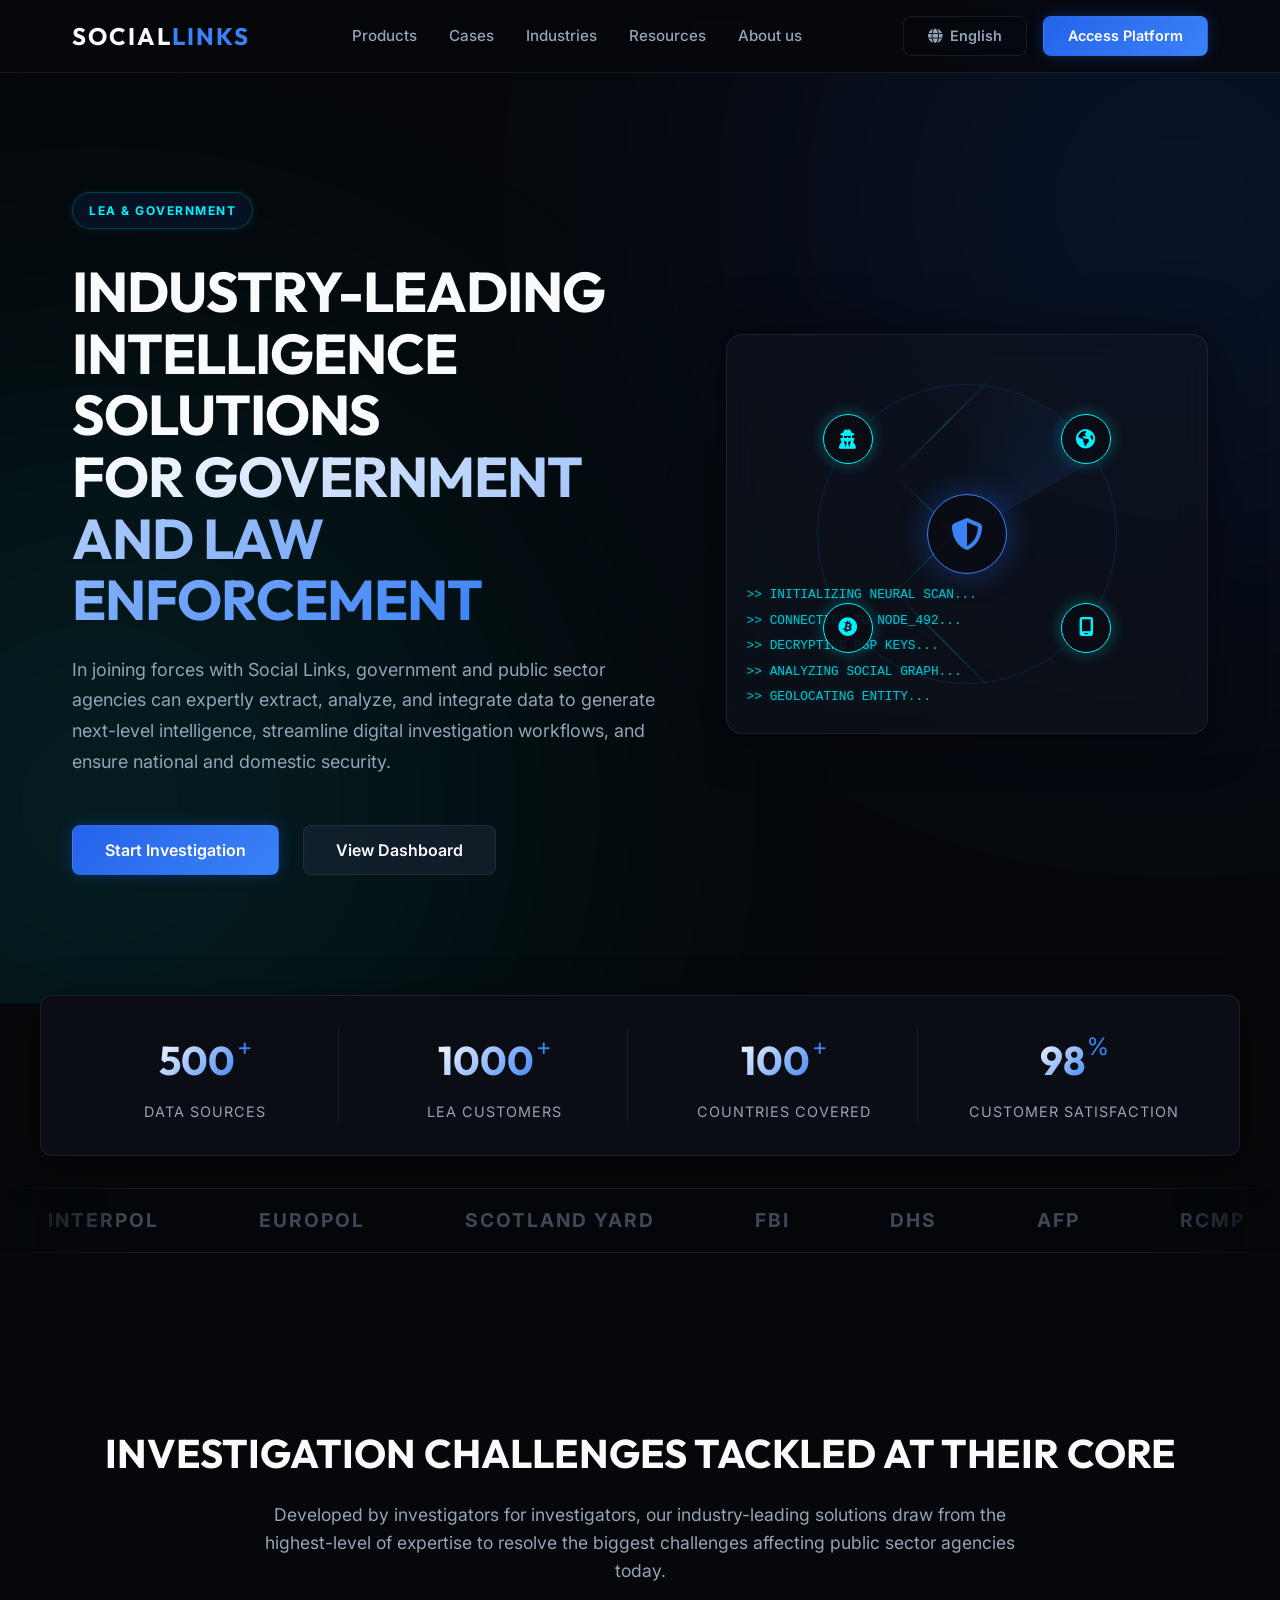
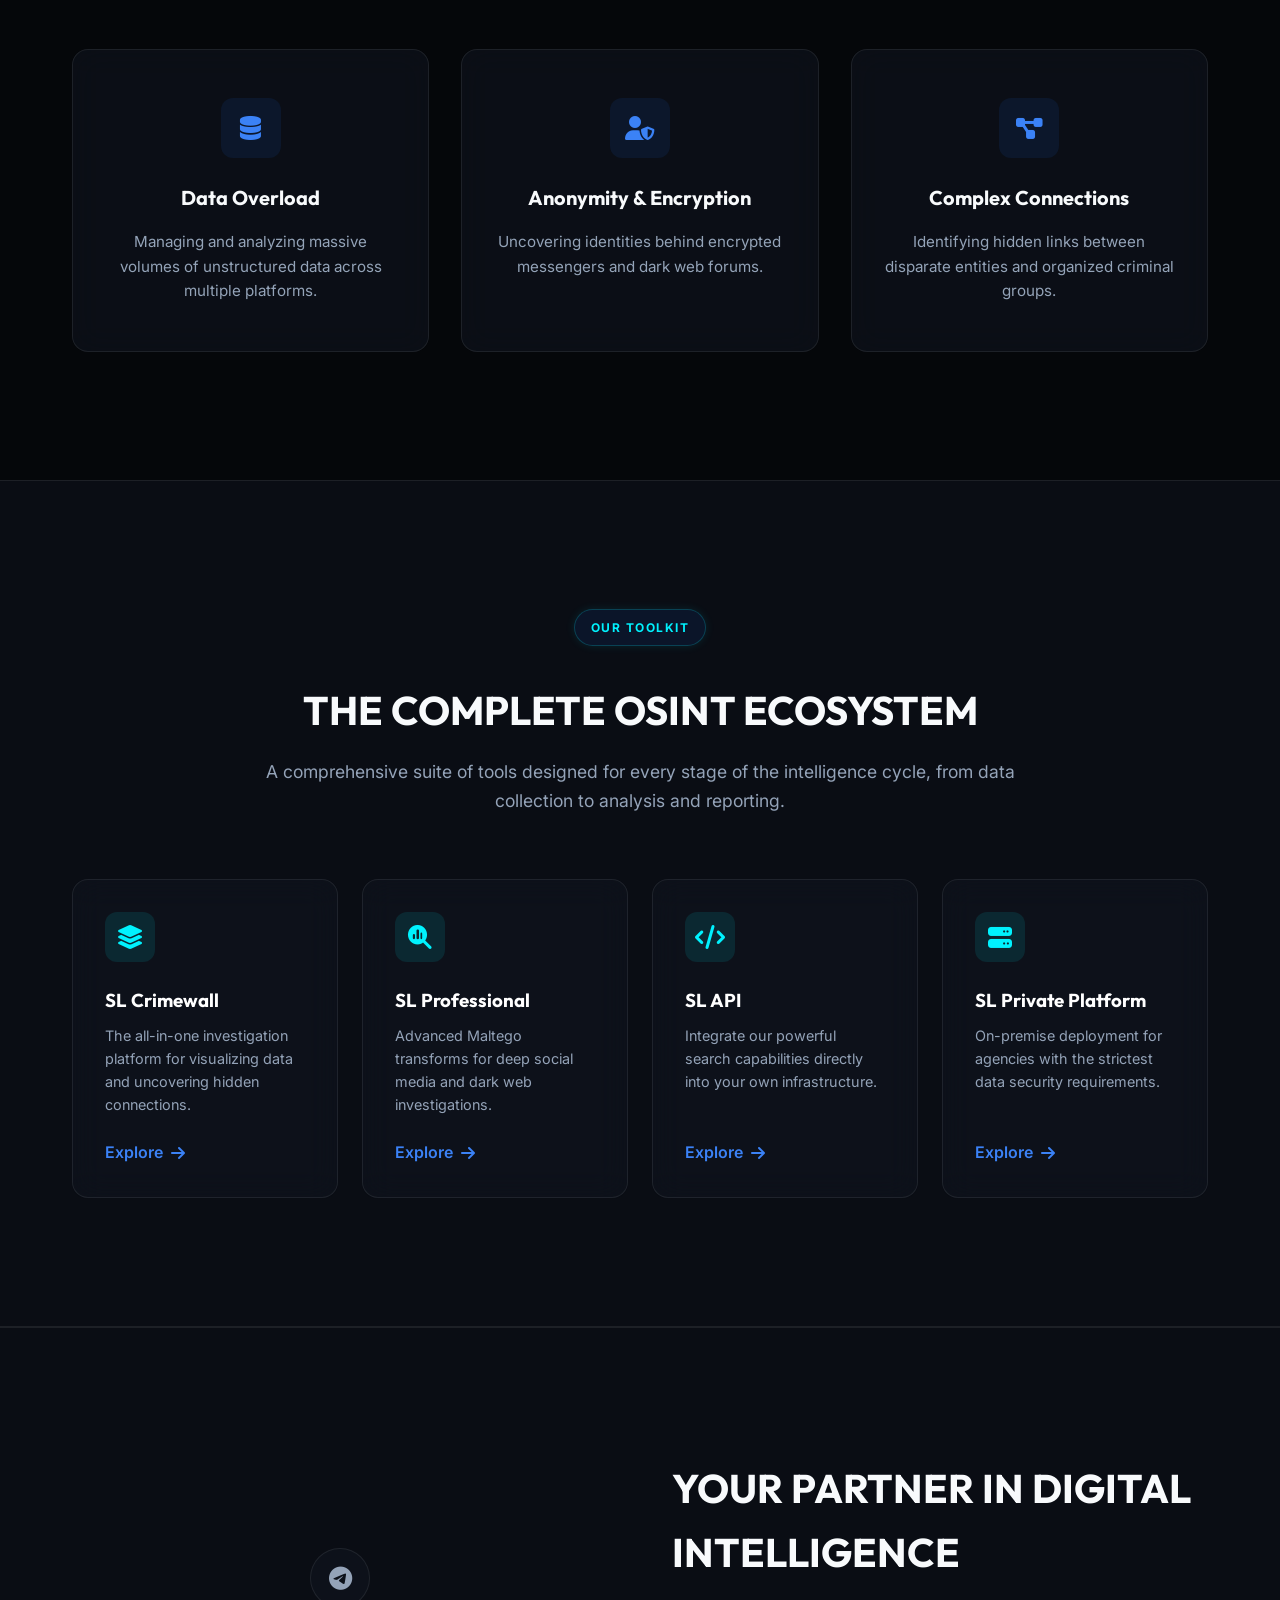
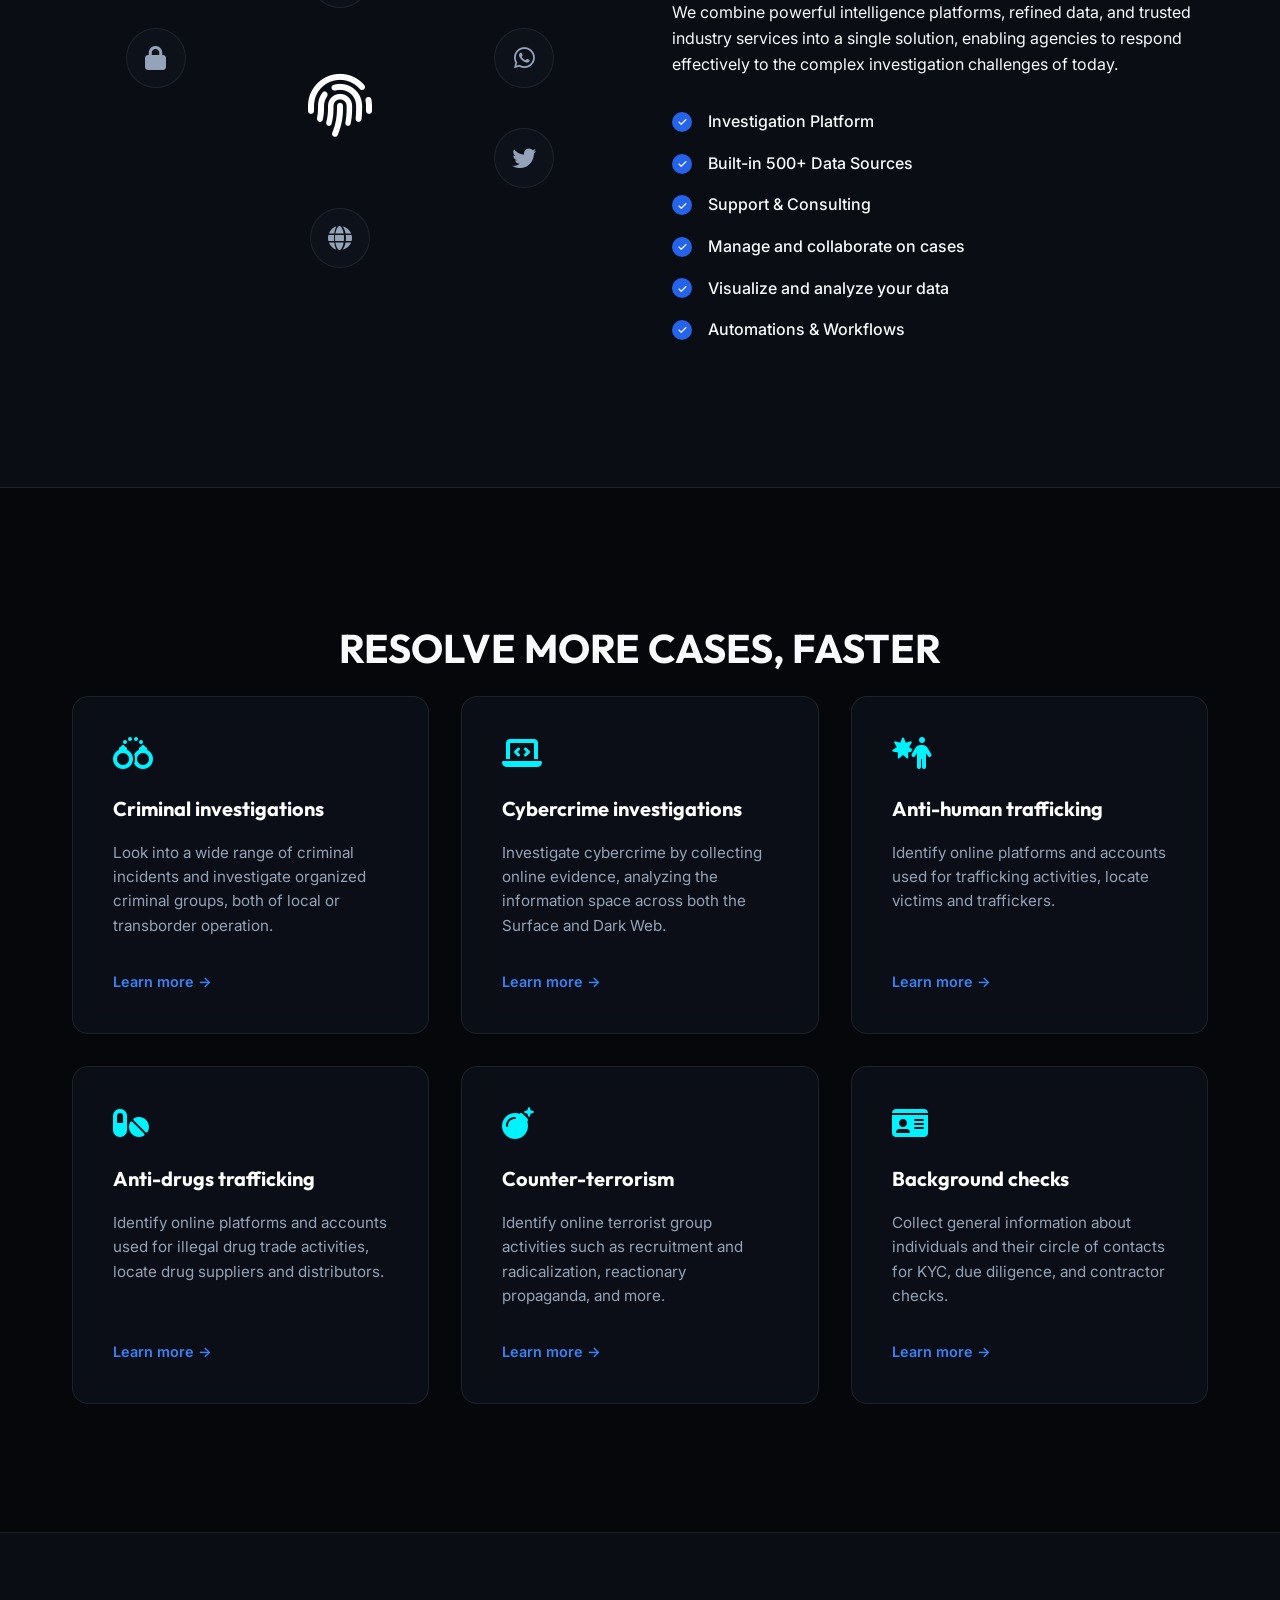
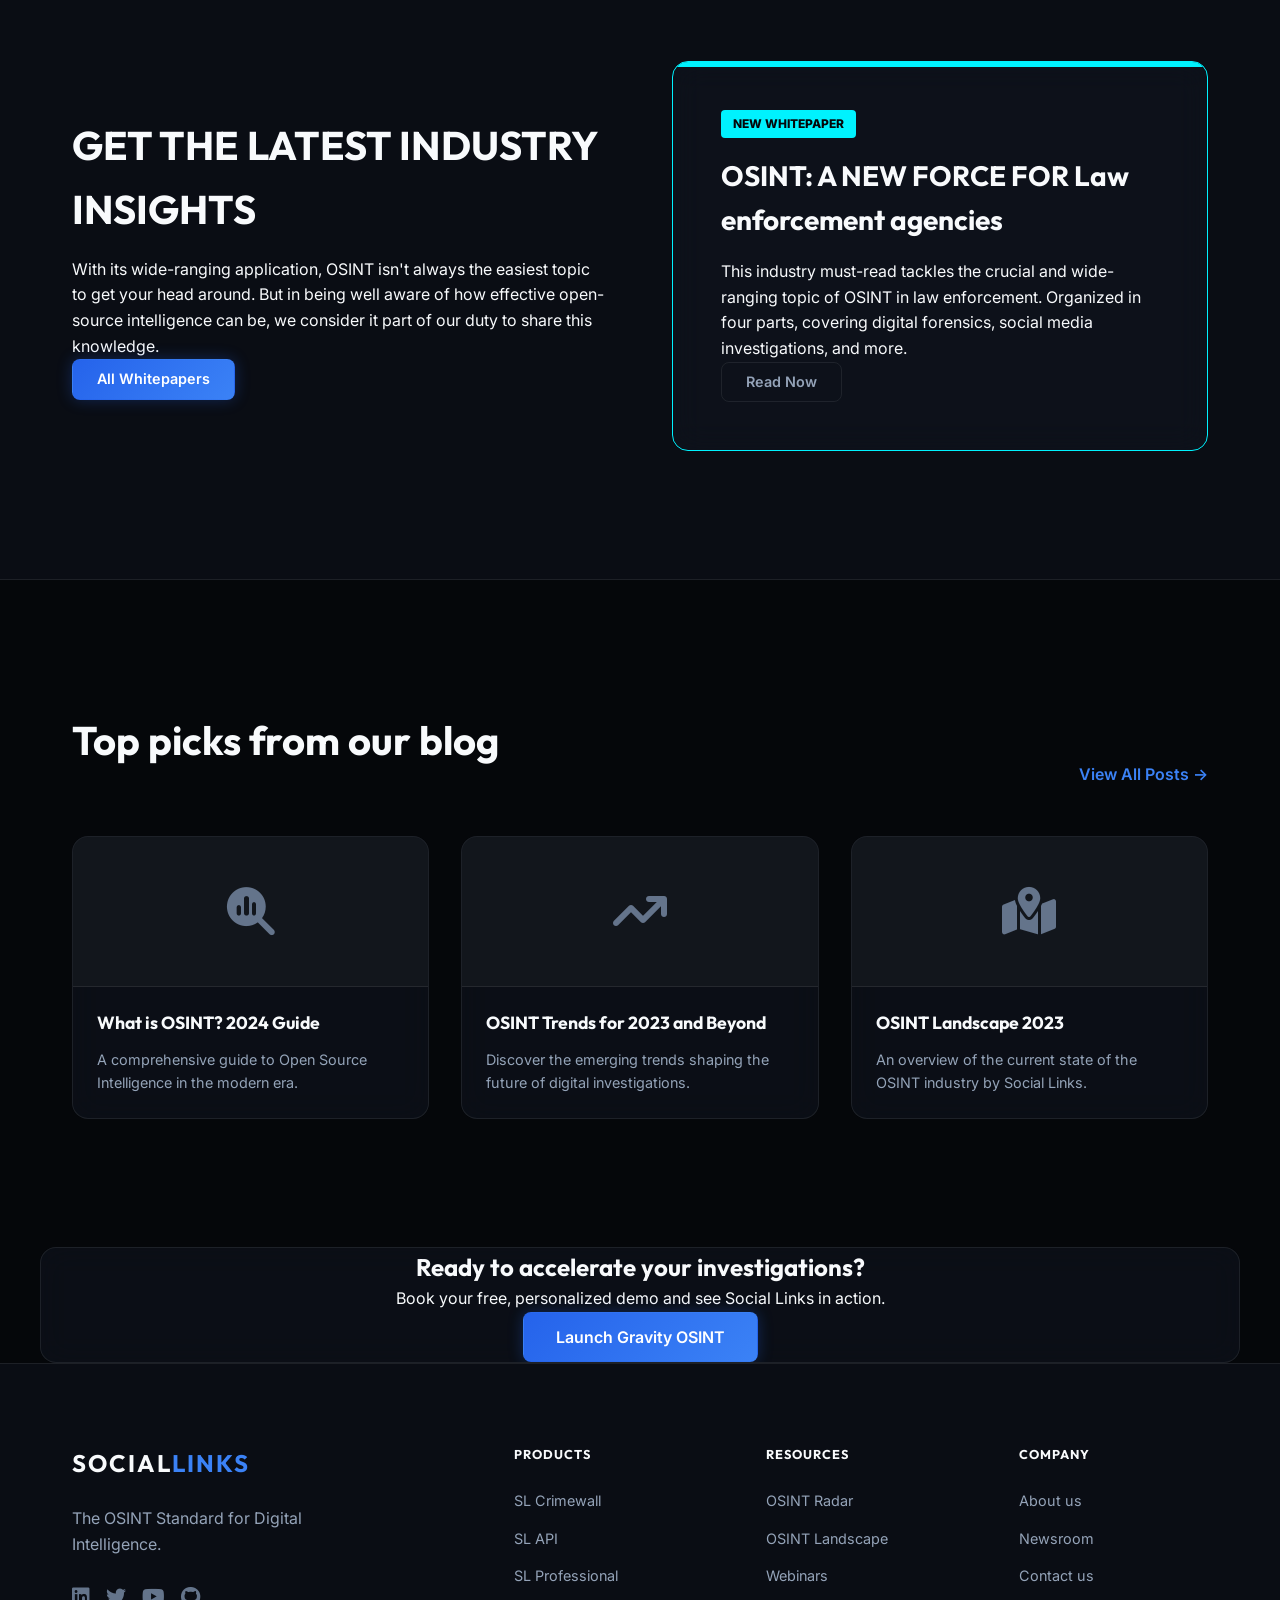
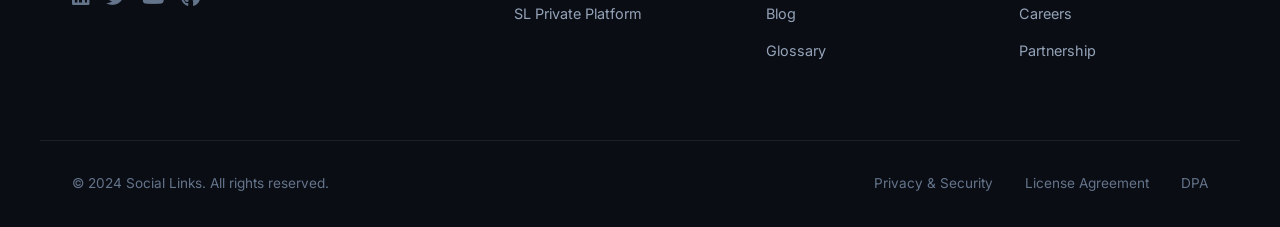
<file: index.html>
<!DOCTYPE html>
<html lang="en">

<head>
    <meta charset="UTF-8">
    <meta name="viewport" content="width=device-width, initial-scale=1.0">
    <title>Advanced OSINT Investigation Solutions for Law Enforcement | Social Links Clone</title>
    <meta name="description"
        content="Accelerate investigations with OSINT investigation tools: uncover hidden connections, analyze data, and ensure public safety with real-time insights.">
    <link rel="stylesheet" href="style.css">
    <link rel="preconnect" href="https://fonts.googleapis.com">
    <link rel="preconnect" href="https://fonts.gstatic.com" crossorigin>
    <link rel="stylesheet" href="https://cdnjs.cloudflare.com/ajax/libs/font-awesome/6.4.0/css/all.min.css">
    <link
        href="https://fonts.googleapis.com/css2?family=Inter:wght@300;400;500;600;700&family=Outfit:wght@400;600;700&display=swap"
        rel="stylesheet">
</head>

<body>
    <header id="main-header">
        <nav class="container">
            <div class="logo">
                <span class="logo-text">SOCIAL<span class="highlight">LINKS</span></span>
            </div>
            <ul class="nav-links">
                <li><a href="#products">Products</a></li>
                <li><a href="#cases">Cases</a></li>
                <li><a href="#industries">Industries</a></li>
                <li><a href="#resources">Resources</a></li>
                <li><a href="#about">About us</a></li>
            </ul>
            <div class="nav-actions">
                <a href="#" class="btn btn-outline"><i class="fa-solid fa-globe"></i> English</a>
                <a href="login.html" class="btn btn-primary shadow-glow">Access Platform</a>
            </div>
            <button class="mobile-menu-toggle" id="menu-toggle">
                <span></span>
                <span></span>
                <span></span>
            </button>
        </nav>
    </header>

    <!-- Mobile Menu Overlay -->
    <div class="mobile-menu-overlay" id="mobile-menu">
        <ul class="mobile-nav-links">
            <li style="transition-delay: 0.1s"><a href="#products">Products</a></li>
            <li style="transition-delay: 0.2s"><a href="#cases">Cases</a></li>
            <li style="transition-delay: 0.3s"><a href="#industries">Industries</a></li>
            <li style="transition-delay: 0.4s"><a href="#resources">Resources</a></li>
            <li style="transition-delay: 0.5s"><a href="#about">About us</a></li>
        </ul>
    </div>

    <main>
        <!-- Hero Section -->
        <section id="hero" class="hero-section">
            <div class="container hero-grid">
                <div class="hero-content">
                    <span class="badge">LEA & Government</span>
                    <h1>INDUSTRY-LEADING INTELLIGENCE SOLUTIONS<br><span class="gradient-text">FOR GOVERNMENT AND LAW
                            ENFORCEMENT</span></h1>
                    <p>In joining forces with Social Links, government and public sector agencies can expertly extract,
                        analyze, and integrate data to generate next-level intelligence, streamline digital
                        investigation workflows, and ensure national and domestic security.</p>
                    <div class="hero-btns">
                        <a href="login.html" class="btn btn-primary btn-lg shadow-glow">Start Investigation</a>
                        <a href="login.html" class="btn btn-secondary btn-lg">View Dashboard</a>
                    </div>
                </div>
                <div class="hero-visual">
                    <div class="glass-card main-visual-container">
                        <!-- CSS Generated OSINT Visualization -->
                        <div class="network-viz">
                            <div class="radar-scan"></div>
                            <div class="node node-central"><i class="fa-solid fa-shield-halved"></i></div>
                            <div class="node node-1 pilling"><i class="fa-solid fa-user-secret"></i></div>
                            <div class="node node-2 pilling"><i class="fa-solid fa-earth-americas"></i></div>
                            <div class="node node-3 pilling"><i class="fa-brands fa-bitcoin"></i></div>
                            <div class="node node-4 pilling"><i class="fa-solid fa-mobile-screen"></i></div>

                            <div class="connection line-1"></div>
                            <div class="connection line-2"></div>
                            <div class="connection line-3"></div>
                            <div class="connection line-4"></div>
                        </div>
                        <div class="data-stream">
                            <div class="stream-line">>> INITIALIZING SCAN...</div>
                            <div class="stream-line">>> CONNECTING TO DARK WEB NODES...</div>
                            <div class="stream-line highlight">>> MATCH FOUND: ENTITY #4922</div>
                        </div>
                    </div>
                </div>
            </div>
            <div class="hero-bg-effects">
                <div class="blob blob-1"></div>
                <div class="blob blob-2"></div>
            </div>
        </section>

        <!-- Stats Section -->
        <section class="stats-bar">
            <div class="container stats-grid">
                <div class="stat-item">
                    <span class="stat-number" data-target="500">0</span><span class="stat-plus">+</span>
                    <p>Data Sources</p>
                </div>
                <div class="stat-item">
                    <span class="stat-number" data-target="1000">0</span><span class="stat-plus">+</span>
                    <p>LEA Customers</p>
                </div>
                <div class="stat-item">
                    <span class="stat-number" data-target="100">0</span><span class="stat-plus">+</span>
                    <p>Countries Covered</p>
                </div>
                <div class="stat-item">
                    <span class="stat-number" data-target="98">0</span><span class="stat-plus">%</span>
                    <p>Customer Satisfaction</p>
                </div>
            </div>

            <!-- Trusted Agencies Ticker -->
            <div class="ticker-wrap">
                <div class="ticker-content">
                    <span class="ticker-item">INTERPOL</span>
                    <span class="ticker-item">EUROPOL</span>
                    <span class="ticker-item">SCOTLAND YARD</span>
                    <span class="ticker-item">FBI</span>
                    <span class="ticker-item">DHS</span>
                    <span class="ticker-item">AFP</span>
                    <span class="ticker-item">RCMP</span>
                    <span class="ticker-item">UN</span>
                    <span class="ticker-item">NATO</span>
                    <!-- Duplicate for loop -->
                    <span class="ticker-item">INTERPOL</span>
                    <span class="ticker-item">EUROPOL</span>
                    <span class="ticker-item">SCOTLAND YARD</span>
                    <span class="ticker-item">FBI</span>
                    <span class="ticker-item">DHS</span>
                    <span class="ticker-item">AFP</span>
                    <span class="ticker-item">RCMP</span>
                    <span class="ticker-item">UN</span>
                    <span class="ticker-item">NATO</span>
                </div>
            </div>
        </section>

        <!-- Challenges Section -->
        <section id="challenges" class="section">
            <div class="container text-center">
                <h2 class="section-title">INVESTIGATION CHALLENGES TACKLED AT THEIR CORE</h2>
                <p class="section-subtitle">Developed by investigators for investigators, our industry-leading solutions
                    draw from the highest-level of expertise to resolve the biggest challenges affecting public sector
                    agencies today.</p>

                <div class="challenges-grid">
                    <div class="challenge-card glass-card">
                        <div class="icon-box"><i class="fa-solid fa-database"></i></div>
                        <h3>Data Overload</h3>
                        <p>Managing and analyzing massive volumes of unstructured data across multiple platforms.</p>
                    </div>
                    <div class="challenge-card glass-card">
                        <div class="icon-box"><i class="fa-solid fa-user-shield"></i></div>
                        <h3>Anonymity & Encryption</h3>
                        <p>Uncovering identities behind encrypted messengers and dark web forums.</p>
                    </div>
                    <div class="challenge-card glass-card">
                        <div class="icon-box"><i class="fa-solid fa-diagram-project"></i></div>
                        <h3>Complex Connections</h3>
                        <p>Identifying hidden links between disparate entities and organized criminal groups.</p>
                    </div>
                </div>
            </div>
        </section>

        <!-- Products Ecosystem Section -->
        <section id="products" class="section alt-bg">
            <div class="container text-center">
                <span class="badge">Our Toolkit</span>
                <h2 class="section-title">THE COMPLETE OSINT ECOSYSTEM</h2>
                <p class="section-subtitle">A comprehensive suite of tools designed for every stage of the intelligence
                    cycle, from data collection to analysis and reporting.</p>

                <div class="products-grid">
                    <div class="product-card glass-card">
                        <div class="product-icon"><i class="fa-solid fa-layer-group"></i></div>
                        <h3>SL Crimewall</h3>
                        <p>The all-in-one investigation platform for visualizing data and uncovering hidden connections.
                        </p>
                        <a href="#" class="btn-text">Explore <i class="fa-solid fa-arrow-right"></i></a>
                    </div>
                    <div class="product-card glass-card">
                        <div class="product-icon"><i class="fa-solid fa-magnifying-glass-chart"></i></div>
                        <h3>SL Professional</h3>
                        <p>Advanced Maltego transforms for deep social media and dark web investigations.</p>
                        <a href="#" class="btn-text">Explore <i class="fa-solid fa-arrow-right"></i></a>
                    </div>
                    <div class="product-card glass-card">
                        <div class="product-icon"><i class="fa-solid fa-code"></i></div>
                        <h3>SL API</h3>
                        <p>Integrate our powerful search capabilities directly into your own infrastructure.</p>
                        <a href="#" class="btn-text">Explore <i class="fa-solid fa-arrow-right"></i></a>
                    </div>
                    <div class="product-card glass-card">
                        <div class="product-icon"><i class="fa-solid fa-server"></i></div>
                        <h3>SL Private Platform</h3>
                        <p>On-premise deployment for agencies with the strictest data security requirements.</p>
                        <a href="#" class="btn-text">Explore <i class="fa-solid fa-arrow-right"></i></a>
                    </div>
                </div>
            </div>
        </section>

        <!-- Partner Section -->
        <section id="partner" class="section alt-bg">
            <div class="container partner-grid">
                <div class="partner-visual">
                    <div class="icon-cloud">
                        <div class="cloud-icon i1"><i class="fa-brands fa-telegram"></i></div>
                        <div class="cloud-icon i2"><i class="fa-brands fa-whatsapp"></i></div>
                        <div class="cloud-icon i3"><i class="fa-brands fa-twitter"></i></div>
                        <div class="cloud-icon i4"><i class="fa-solid fa-globe"></i></div>
                        <div class="cloud-icon i5"><i class="fa-solid fa-lock"></i></div>
                        <div class="center-icon"><i class="fa-solid fa-fingerprint"></i></div>
                    </div>
                </div>
                <div class="partner-content">
                    <h2 class="section-title">YOUR PARTNER IN DIGITAL INTELLIGENCE</h2>
                    <p>We combine powerful intelligence platforms, refined data, and trusted industry services into a
                        single solution, enabling agencies to respond effectively to the complex investigation
                        challenges of today.</p>
                    <ul class="feature-list">
                        <li><span class="check-icon"></span> Investigation Platform</li>
                        <li><span class="check-icon"></span> Built-in 500+ Data Sources</li>
                        <li><span class="check-icon"></span> Support & Consulting</li>
                        <li><span class="check-icon"></span> Manage and collaborate on cases</li>
                        <li><span class="check-icon"></span> Visualize and analyze your data</li>
                        <li><span class="check-icon"></span> Automations & Workflows</li>
                    </ul>
                </div>
            </div>
        </section>

        <!-- Cases Section -->
        <section id="cases" class="section">
            <div class="container">
                <h2 class="section-title text-center">RESOLVE MORE CASES, FASTER</h2>
                <div class="cases-grid">
                    <div class="case-card glass-card">
                        <i class="fa-solid fa-handcuffs card-icon"></i>
                        <h3>Criminal investigations</h3>
                        <p>Look into a wide range of criminal incidents and investigate organized criminal groups, both
                            of local or transborder operation.</p>
                        <a href="#" class="learn-more">Learn more →</a>
                    </div>
                    <div class="case-card glass-card">
                        <i class="fa-solid fa-laptop-code card-icon"></i>
                        <h3>Cybercrime investigations</h3>
                        <p>Investigate cybercrime by collecting online evidence, analyzing the information space across
                            both the Surface and Dark Web.</p>
                        <a href="#" class="learn-more">Learn more →</a>
                    </div>
                    <div class="case-card glass-card">
                        <i class="fa-solid fa-person-burst card-icon"></i>
                        <h3>Anti-human trafficking</h3>
                        <p>Identify online platforms and accounts used for trafficking activities, locate victims and
                            traffickers.</p>
                        <a href="#" class="learn-more">Learn more →</a>
                    </div>
                    <div class="case-card glass-card">
                        <i class="fa-solid fa-pills card-icon"></i>
                        <h3>Anti-drugs trafficking</h3>
                        <p>Identify online platforms and accounts used for illegal drug trade activities, locate drug
                            suppliers and distributors.</p>
                        <a href="#" class="learn-more">Learn more →</a>
                    </div>
                    <div class="case-card glass-card">
                        <i class="fa-solid fa-bomb card-icon"></i>
                        <h3>Counter-terrorism</h3>
                        <p>Identify online terrorist group activities such as recruitment and radicalization,
                            reactionary propaganda, and more.</p>
                        <a href="#" class="learn-more">Learn more →</a>
                    </div>
                    <div class="case-card glass-card">
                        <i class="fa-solid fa-id-card card-icon"></i>
                        <h3>Background checks</h3>
                        <p>Collect general information about individuals and their circle of contacts for KYC, due
                            diligence, and contractor checks.</p>
                        <a href="#" class="learn-more">Learn more →</a>
                    </div>
                </div>
            </div>
        </section>

        <!-- Insights Section -->
        <section id="insights" class="section alt-bg">
            <div class="container insights-container">
                <div class="insight-text">
                    <h2 class="section-title">GET THE LATEST INDUSTRY INSIGHTS</h2>
                    <p>With its wide-ranging application, OSINT isn't always the easiest topic to get your head around.
                        But in being well aware of how effective open-source intelligence can be, we consider it part of
                        our duty to share this knowledge.</p>
                    <a href="#" class="btn btn-primary shadow-glow">All Whitepapers</a>
                </div>
                <div class="insight-card-featured glass-card">
                    <span class="tag-new">New Whitepaper</span>
                    <h3>OSINT: A NEW FORCE FOR Law enforcement agencies</h3>
                    <p>This industry must-read tackles the crucial and wide-ranging topic of OSINT in law enforcement.
                        Organized in four parts, covering digital forensics, social media investigations, and more.</p>
                    <a href="#" class="btn btn-outline">Read Now</a>
                </div>
            </div>
        </section>

        <!-- Blog Section -->
        <section id="blog" class="section">
            <div class="container">
                <div class="section-header">
                    <h2 class="section-title">Top picks from our blog</h2>
                    <a href="#" class="view-all">View All Posts →</a>
                </div>
                <div class="blog-grid">
                    <a href="#" class="blog-card glass-card">
                        <div class="blog-icon"><i class="fa-solid fa-magnifying-glass-chart"></i></div>
                        <div class="blog-content">
                            <h3>What is OSINT? 2024 Guide</h3>
                            <p>A comprehensive guide to Open Source Intelligence in the modern era.</p>
                        </div>
                    </a>
                    <a href="#" class="blog-card glass-card">
                        <div class="blog-icon"><i class="fa-solid fa-arrow-trend-up"></i></div>
                        <div class="blog-content">
                            <h3>OSINT Trends for 2023 and Beyond</h3>
                            <p>Discover the emerging trends shaping the future of digital investigations.</p>
                        </div>
                    </a>
                    <a href="#" class="blog-card glass-card">
                        <div class="blog-icon"><i class="fa-solid fa-map-location-dot"></i></div>
                        <div class="blog-content">
                            <h3>OSINT Landscape 2023</h3>
                            <p>An overview of the current state of the OSINT industry by Social Links.</p>
                        </div>
                    </a>
                </div>
            </div>
        </section>

        <!-- CTA Section -->
        <section class="cta-section">
            <div class="container cta-box glass-card text-center">
                <h2>Ready to accelerate your investigations?</h2>
                <p>Book your free, personalized demo and see Social Links in action.</p>
                <div class="cta-actions">
                    <a href="login.html" class="btn btn-primary btn-lg shadow-glow">Launch Gravity OSINT</a>
                </div>
            </div>
        </section>
    </main>

    <footer id="main-footer">
        <div class="container footer-grid">
            <div class="footer-brand">
                <div class="logo">
                    <span class="logo-text">SOCIAL<span class="highlight">LINKS</span></span>
                </div>
                <p>The OSINT Standard for Digital Intelligence.</p>
                <div class="social-icons">
                    <a href="#"><i class="fa-brands fa-linkedin"></i></a>
                    <a href="#"><i class="fa-brands fa-twitter"></i></a>
                    <a href="#"><i class="fa-brands fa-youtube"></i></a>
                    <a href="#"><i class="fa-brands fa-github"></i></a>
                </div>
            </div>
            <div class="footer-links">
                <h4>Products</h4>
                <ul>
                    <li><a href="#">SL Crimewall</a></li>
                    <li><a href="#">SL API</a></li>
                    <li><a href="#">SL Professional</a></li>
                    <li><a href="#">SL Private Platform</a></li>
                </ul>
            </div>
            <div class="footer-links">
                <h4>Resources</h4>
                <ul>
                    <li><a href="#">OSINT Radar</a></li>
                    <li><a href="#">OSINT Landscape</a></li>
                    <li><a href="#">Webinars</a></li>
                    <li><a href="#">Blog</a></li>
                    <li><a href="#">Glossary</a></li>
                </ul>
            </div>
            <div class="footer-links">
                <h4>Company</h4>
                <ul>
                    <li><a href="#">About us</a></li>
                    <li><a href="#">Newsroom</a></li>
                    <li><a href="#">Contact us</a></li>
                    <li><a href="#">Careers</a></li>
                    <li><a href="#">Partnership</a></li>
                </ul>
            </div>
        </div>
        <div class="container footer-bottom">
            <p>&copy; 2024 Social Links. All rights reserved.</p>
            <div class="legal-links">
                <a href="#">Privacy & Security</a>
                <a href="#">License Agreement</a>
                <a href="#">DPA</a>
            </div>
        </div>
    </footer>

    <!-- Demo Booking Modal -->
    <div id="demo-modal" class="modal-overlay">
        <div class="modal-content glass-card">
            <button class="modal-close">&times;</button>
            <div class="modal-header">
                <span class="badge">Get Started</span>
                <h2>Book a Personalized Demo</h2>
                <p>See how Social Links can accelerate your investigations.</p>
            </div>
            <form class="demo-form">
                <div class="form-group">
                    <label>Full Name</label>
                    <input type="text" placeholder="John Doe" required>
                </div>
                <div class="form-group">
                    <label>Work Email</label>
                    <input type="email" placeholder="john@agency.gov" required>
                </div>
                <div class="form-group">
                    <label>Organization</label>
                    <input type="text" placeholder="Agency / Company Name" required>
                </div>
                <div class="form-group">
                    <label>Interest</label>
                    <select>
                        <option>Criminal Investigations</option>
                        <option>Cyber Threat Intelligence</option>
                        <option>Background Checks</option>
                        <option>Other</option>
                    </select>
                </div>
                <button type="submit" class="btn btn-primary btn-lg shadow-glow" style="width: 100%">Request
                    Demo</button>
            </form>
        </div>
    </div>

    <script src="script.js"></script>
</body>

</html>
</file>
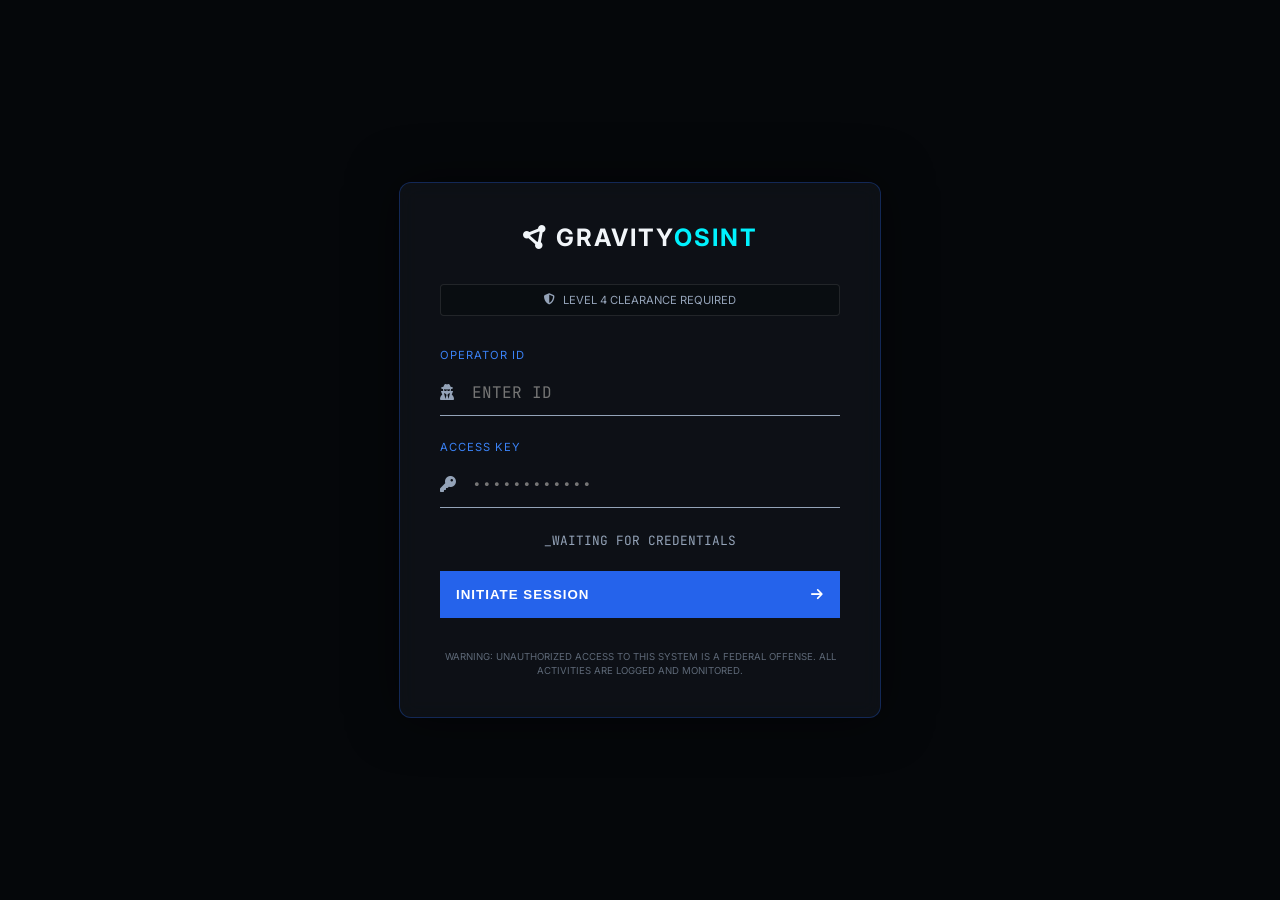
<file: login.html>
<!DOCTYPE html>
<html lang="en">

<head>
    <meta charset="UTF-8">
    <meta name="viewport" content="width=device-width, initial-scale=1.0">
    <title>Gravity OSINT | Secure Access</title>
    <link
        href="https://fonts.googleapis.com/css2?family=Inter:wght@300;400;600&family=JetBrains+Mono:wght@400;700&display=swap"
        rel="stylesheet">
    <link rel="stylesheet" href="https://cdnjs.cloudflare.com/ajax/libs/font-awesome/6.4.0/css/all.min.css">
    <link rel="stylesheet" href="css/login.css">
</head>

<body>
    <div class="login-container">
        <div class="login-card">
            <div class="logo-area">
                <i class="fa-solid fa-circle-nodes"></i> GRAVITY<span class="highlight">OSINT</span>
            </div>

            <div class="security-badge">
                <i class="fa-solid fa-shield-halved"></i>
                <span>LEVEL 4 CLEARANCE REQUIRED</span>
            </div>

            <form id="login-form">
                <div class="input-group">
                    <label>OPERATOR ID</label>
                    <div class="input-wrapper">
                        <i class="fa-solid fa-user-secret"></i>
                        <input type="text" id="username" placeholder="ENTER ID" autocomplete="off">
                    </div>
                </div>

                <div class="input-group">
                    <label>ACCESS KEY</label>
                    <div class="input-wrapper">
                        <i class="fa-solid fa-key"></i>
                        <input type="password" id="password" placeholder="••••••••••••" autocomplete="off">
                    </div>
                </div>

                <div class="mfa-section hidden" id="mfa-section">
                    <label>2FA TOKEN</label>
                    <div class="mfa-inputs">
                        <input type="text" maxlength="1" class="mfa-digit">
                        <input type="text" maxlength="1" class="mfa-digit">
                        <input type="text" maxlength="1" class="mfa-digit">
                        <input type="text" maxlength="1" class="mfa-digit">
                        <input type="text" maxlength="1" class="mfa-digit">
                        <input type="text" maxlength="1" class="mfa-digit">
                    </div>
                </div>

                <div class="status-message" id="status-msg">
                    <span class="blink">_WAITING FOR CREDENTIALS</span>
                </div>

                <button type="submit" class="btn-login">
                    <span class="btn-text">INITIATE SESSION</span>
                    <i class="fa-solid fa-arrow-right"></i>
                </button>
            </form>

            <div class="disclaimer">
                WARNING: UNAUTHORIZED ACCESS TO THIS SYSTEM IS A FEDERAL OFFENSE.
                ALL ACTIVITIES ARE LOGGED AND MONITORED.
            </div>
        </div>

        <div class="background-grid"></div>
    </div>

    <script src="js/login.js"></script>
</body>

</html>
</file>
<file: style.css>
/* CSS Design System for Social Links Clone */

:root {
    --bg-deep: #05070a;
    --bg-surface: #0a0d14;
    --bg-glass: rgba(16, 20, 30, 0.6);
    --primary: #2563eb;
    --primary-bright: #3b82f6;
    --secondary: #1e293b;
    --accent: #00f2fe;
    --text-main: #f8fafc;
    --text-muted: #94a3b8;
    --text-dim: #64748b;
    --white: #ffffff;
    --border-glass: rgba(255, 255, 255, 0.08);
    --glow-primary: rgba(37, 99, 235, 0.4);
    --glow-accent: rgba(0, 242, 254, 0.3);
    --container-width: 1200px;
    --transition: all 0.3s cubic-bezier(0.4, 0, 0.2, 1);
}

* {
    margin: 0;
    padding: 0;
    box-sizing: border-box;
    scroll-behavior: smooth;
}

body {
    background-color: var(--bg-deep);
    color: var(--text-main);
    font-family: 'Inter', sans-serif;
    line-height: 1.6;
    overflow-x: hidden;
}

h1,
h2,
h3,
.logo-text,
h4 {
    font-family: 'Outfit', sans-serif;
    font-weight: 700;
}

.container {
    max-width: var(--container-width);
    margin: 0 auto;
    padding: 0 2rem;
}

.highlight {
    color: var(--primary-bright);
}

.gradient-text {
    background: linear-gradient(135deg, var(--white) 0%, var(--primary-bright) 100%);
    -webkit-background-clip: text;
    background-clip: text;
    -webkit-text-fill-color: transparent;
}

/* Mobile Menu */
.mobile-menu-overlay {
    position: fixed;
    top: 0;
    left: 0;
    width: 100%;
    height: 100vh;
    background: rgba(5, 7, 10, 0.98);
    backdrop-filter: blur(20px);
    z-index: 999;
    display: flex;
    align-items: center;
    justify-content: center;
    opacity: 0;
    pointer-events: none;
    transition: var(--transition);
}

.mobile-menu-overlay.active {
    opacity: 1;
    pointer-events: all;
}

.mobile-nav-links {
    list-style: none;
    text-align: center;
}

.mobile-nav-links li {
    margin: 2rem 0;
    opacity: 0;
    transform: translateY(20px);
    transition: var(--transition);
}

.mobile-menu-overlay.active .mobile-nav-links li {
    opacity: 1;
    transform: translateY(0);
}

.mobile-nav-links a {
    font-size: 2rem;
    font-weight: 700;
    color: var(--white);
    text-decoration: none;
    font-family: 'Outfit', sans-serif;
}

.products-grid {
    display: grid;
    grid-template-columns: repeat(4, 1fr);
    gap: 1.5rem;
    margin-top: 4rem;
}

.product-card {
    padding: 2rem;
    text-align: left;
    display: flex;
    flex-direction: column;
    align-items: flex-start;
}

.product-icon {
    width: 50px;
    height: 50px;
    background: rgba(0, 242, 254, 0.1);
    border-radius: 12px;
    display: flex;
    align-items: center;
    justify-content: center;
    color: var(--accent);
    font-size: 1.5rem;
    margin-bottom: 1.5rem;
}

.product-card h3 {
    margin-bottom: 0.5rem;
    color: var(--white);
}

.product-card p {
    color: var(--text-muted);
    font-size: 0.9rem;
    margin-bottom: 1.5rem;
    flex-grow: 1;
}

.btn-text {
    color: var(--primary-bright);
    text-decoration: none;
    font-weight: 600;
    display: flex;
    align-items: center;
    gap: 0.5rem;
    transition: var(--transition);
}

.btn-text:hover {
    gap: 1rem;
    color: var(--accent);
}

/* Responsive adjustments for products grid */
@media (max-width: 1024px) {
    .products-grid {
        grid-template-columns: repeat(2, 1fr);
    }
}

@media (max-width: 600px) {
    .products-grid {
        grid-template-columns: 1fr;
    }
}


/* Mobile Menu Toggle */
.mobile-menu-toggle {
    display: none;
    background: transparent;
    border: none;
    cursor: pointer;
    padding: 0.5rem;
    z-index: 1001;
}

.mobile-menu-toggle span {
    display: block;
    width: 25px;
    height: 3px;
    background-color: var(--white);
    margin: 5px 0;
    transition: var(--transition);
    border-radius: 2px;
}

.mobile-menu-toggle.active span:nth-child(1) {
    transform: rotate(45deg) translate(5px, 5px);
}

.mobile-menu-toggle.active span:nth-child(2) {
    opacity: 0;
}

.mobile-menu-toggle.active span:nth-child(3) {
    transform: rotate(-45deg) translate(7px, -6px);
}

/* Header & Nav */
header {
    position: fixed;
    top: 0;
    width: 100%;
    z-index: 1000;
    background: rgba(5, 7, 10, 0.8);
    backdrop-filter: blur(12px);
    border-bottom: 1px solid var(--border-glass);
    padding: 1rem 0;
    transition: var(--transition);
}

nav {
    display: flex;
    justify-content: space-between;
    align-items: center;
}

.logo-text {
    font-size: 1.5rem;
    letter-spacing: 2px;
}

.nav-links {
    display: flex;
    list-style: none;
    gap: 2rem;
}

.nav-links a {
    text-decoration: none;
    color: var(--text-muted);
    font-size: 0.95rem;
    font-weight: 500;
    transition: var(--transition);
}

.nav-links a:hover {
    color: var(--white);
    text-shadow: 0 0 10px rgba(255, 255, 255, 0.3);
}

.nav-actions {
    display: flex;
    gap: 1rem;
    align-items: center;
}

/* Buttons */
.btn {
    padding: 0.75rem 1.5rem;
    border-radius: 8px;
    text-decoration: none;
    font-weight: 600;
    font-size: 0.9rem;
    display: inline-flex;
    align-items: center;
    gap: 0.5rem;
    transition: var(--transition);
    cursor: pointer;
    border: none;
    line-height: 1;
}

.btn-primary {
    background-color: var(--primary);
    background: linear-gradient(135deg, var(--primary) 0%, var(--primary-bright) 100%);
    color: var(--white);
    border: 1px solid transparent;
}

.btn-primary:hover {
    box-shadow: 0 0 20px var(--glow-primary);
    transform: translateY(-2px);
}

.btn-outline {
    background: transparent;
    border: 1px solid var(--border-glass);
    color: var(--text-muted);
}

.btn-outline:hover {
    background: rgba(255, 255, 255, 0.05);
    color: var(--white);
    border-color: var(--primary-bright);
}

.btn-secondary {
    background-color: rgba(30, 41, 59, 0.5);
    color: var(--text-main);
    border: 1px solid var(--border-glass);
}

.btn-secondary:hover {
    background-color: var(--secondary);
    border-color: var(--text-muted);
}

.btn-lg {
    padding: 1rem 2rem;
    font-size: 1rem;
}

.shadow-glow {
    box-shadow: 0 0 15px rgba(37, 99, 235, 0.3);
}

/* Hero Section */
.hero-section {
    padding: 12rem 0 8rem;
    position: relative;
    overflow: hidden;
}

.hero-grid {
    display: grid;
    grid-template-columns: 1.1fr 0.9fr;
    gap: 4rem;
    align-items: center;
    position: relative;
    z-index: 2;
}

.badge {
    background: rgba(37, 99, 235, 0.1);
    color: var(--accent);
    padding: 0.5rem 1rem;
    border-radius: 50px;
    font-size: 0.75rem;
    font-weight: 700;
    text-transform: uppercase;
    letter-spacing: 1.5px;
    margin-bottom: 2rem;
    display: inline-block;
    border: 1px solid rgba(0, 242, 254, 0.2);
    box-shadow: 0 0 10px rgba(0, 242, 254, 0.1);
}

h1 {
    font-size: 3.5rem;
    line-height: 1.1;
    margin-bottom: 1.5rem;
    letter-spacing: -1px;
}

.hero-content p {
    font-size: 1.125rem;
    color: var(--text-muted);
    margin-bottom: 3rem;
    max-width: 600px;
    line-height: 1.7;
}

.hero-btns {
    display: flex;
    gap: 1.5rem;
}

/* Hero Visual - OSINT Network Animation */
.main-visual-container {
    height: 400px;
    position: relative;
    background: radial-gradient(circle at center, rgba(37, 99, 235, 0.1) 0%, rgba(5, 7, 10, 0.8) 70%);
    border: 1px solid var(--border-glass);
    border-radius: 20px;
    overflow: hidden;
    box-shadow: 0 0 50px rgba(0, 0, 0, 0.5);
}

.network-viz {
    width: 100%;
    height: 100%;
    position: relative;
}

.node {
    position: absolute;
    width: 50px;
    height: 50px;
    background: rgba(10, 13, 20, 0.9);
    border: 1px solid var(--accent);
    border-radius: 50%;
    display: flex;
    align-items: center;
    justify-content: center;
    color: var(--accent);
    font-size: 1.2rem;
    box-shadow: 0 0 15px var(--glow-accent);
    z-index: 5;
}

.node-central {
    top: 50%;
    left: 50%;
    transform: translate(-50%, -50%);
    width: 80px;
    height: 80px;
    font-size: 2rem;
    border-color: var(--primary-bright);
    color: var(--primary-bright);
    box-shadow: 0 0 30px var(--glow-primary);
}

.node-1 {
    top: 20%;
    left: 20%;
    animation: float 6s infinite ease-in-out;
}

.node-2 {
    top: 20%;
    right: 20%;
    animation: float 7s infinite ease-in-out 1s;
}

.node-3 {
    bottom: 20%;
    left: 20%;
    animation: float 8s infinite ease-in-out 2s;
}

.node-4 {
    bottom: 20%;
    right: 20%;
    animation: float 5s infinite ease-in-out 0.5s;
}

.connection {
    position: absolute;
    background: linear-gradient(90deg, transparent, var(--accent), transparent);
    height: 1px;
    opacity: 0.3;
    transform-origin: left center;
}

/* Simulated connections */
.line-1 {
    top: 35%;
    left: 35%;
    width: 30%;
    transform: rotate(45deg);
    animation: pulse-line 3s infinite;
}

.line-2 {
    top: 35%;
    right: 35%;
    width: 30%;
    transform: rotate(-45deg);
    animation: pulse-line 3s infinite 1s;
}

.line-3 {
    bottom: 35%;
    left: 35%;
    width: 30%;
    transform: rotate(-45deg);
    animation: pulse-line 3s infinite 2s;
}

.line-4 {
    bottom: 35%;
    right: 35%;
    width: 30%;
    transform: rotate(45deg);
    animation: pulse-line 3s infinite 0.5s;
}

.radar-scan {
    position: absolute;
    top: 50%;
    left: 50%;
    transform: translate(-50%, -50%);
    width: 300px;
    height: 300px;
    border: 1px solid rgba(37, 99, 235, 0.2);
    border-radius: 50%;
}

.radar-scan::after {
    content: '';
    position: absolute;
    top: 0;
    left: 0;
    width: 100%;
    height: 100%;
    background: conic-gradient(from 0deg, transparent 0deg, rgba(37, 99, 235, 0.1) 60deg, transparent 60deg);
    border-radius: 50%;
    animation: rotate 4s linear infinite;
}

.data-stream {
    position: absolute;
    bottom: 20px;
    left: 20px;
    font-family: 'Courier New', monospace;
    font-size: 0.8rem;
    color: var(--accent);
    opacity: 0.8;
}

.stream-line {
    margin-bottom: 5px;
    text-shadow: 0 0 5px var(--glow-accent);
}

@keyframes rotate {
    from {
        transform: rotate(0deg);
    }

    to {
        transform: rotate(360deg);
    }
}

@keyframes float {

    0%,
    100% {
        transform: translateY(0);
    }

    50% {
        transform: translateY(-10px);
    }
}

@keyframes pulse-line {

    0%,
    100% {
        opacity: 0.1;
    }

    50% {
        opacity: 0.6;
    }
}

/* Stats Bar */
.stats-bar {
    padding: 2.5rem 0;
    margin-top: -3rem;
    /* Overlap hero */
    position: relative;
    z-index: 10;
}

.stats-grid {
    display: grid;
    grid-template-columns: repeat(4, 1fr);
    gap: 1.5rem;
    background: var(--bg-surface);
    border: 1px solid var(--border-glass);
    border-radius: 12px;
    padding: 2rem;
    box-shadow: 0 10px 40px rgba(0, 0, 0, 0.5);
    backdrop-filter: blur(10px);
}

.stat-item {
    text-align: center;
    border-right: 1px solid var(--border-glass);
}

.stat-item:last-child {
    border-right: none;
}

.stat-number {
    font-family: 'Outfit', sans-serif;
    font-size: 2.5rem;
    font-weight: 700;
    color: var(--white);
    background: linear-gradient(135deg, var(--white) 0%, var(--primary-bright) 100%);
    -webkit-background-clip: text;
    background-clip: text;
    -webkit-text-fill-color: transparent;
}

.stat-plus {
    font-size: 1.5rem;
    color: var(--primary-bright);
    vertical-align: top;
    margin-left: 2px;
}

.stat-item p {
    color: var(--text-muted);
    font-size: 0.9rem;
    margin-top: 0.5rem;
    text-transform: uppercase;
    letter-spacing: 1px;
}

@media (max-width: 768px) {
    .stats-bar {
        margin-top: 0;
        padding: 2rem 0;
    }

    .stats-grid {
        grid-template-columns: 1fr 1fr;
        gap: 2rem;
    }

    .stat-item:nth-child(2) {
        border-right: none;
    }

    .stat-item {
        border-bottom: 1px solid var(--border-glass);
        padding-bottom: 1.5rem;
        border-right: none;
    }

    .stat-item:nth-last-child(-n+2) {
        border-bottom: none;
        padding-bottom: 0;
    }
}

/* Ticker Bar */
.ticker-wrap {
    margin-top: 2rem;
    overflow: hidden;
    background: rgba(5, 7, 10, 0.5);
    border-top: 1px solid var(--border-glass);
    border-bottom: 1px solid var(--border-glass);
    padding: 1rem 0;
    white-space: nowrap;
    position: relative;
    mask-image: linear-gradient(to right, transparent, black 10%, black 90%, transparent);
    -webkit-mask-image: linear-gradient(to right, transparent, black 10%, black 90%, transparent);
}

.ticker-content {
    display: inline-block;
    animation: ticker 30s linear infinite;
}

.ticker-item {
    display: inline-block;
    padding: 0 3rem;
    font-size: 1.2rem;
    font-weight: 700;
    color: var(--text-dim);
    letter-spacing: 2px;
    opacity: 0.6;
}

@keyframes ticker {
    0% {
        transform: translateX(0);
    }

    100% {
        transform: translateX(-50%);
    }
}

/* Modal */
.modal-overlay {
    position: fixed;
    top: 0;
    left: 0;
    width: 100%;
    height: 100vh;
    background: rgba(5, 7, 10, 0.9);
    backdrop-filter: blur(15px);
    z-index: 2000;
    display: flex;
    justify-content: center;
    align-items: center;
    opacity: 0;
    pointer-events: none;
    transition: var(--transition);
}

.modal-overlay.active {
    opacity: 1;
    pointer-events: all;
}

.modal-content {
    width: 90%;
    max-width: 500px;
    padding: 3rem;
    position: relative;
    transform: translateY(30px);
    transition: var(--transition);
}

.modal-overlay.active .modal-content {
    transform: translateY(0);
}

.modal-close {
    position: absolute;
    top: 1.5rem;
    right: 1.5rem;
    background: transparent;
    border: none;
    color: var(--text-muted);
    font-size: 2rem;
    cursor: pointer;
    line-height: 1;
}

.modal-close:hover {
    color: var(--white);
}

.modal-header {
    margin-bottom: 2rem;
    text-align: center;
}

.modal-header h2 {
    font-size: 2rem;
    margin: 1rem 0 0.5rem;
}

.form-group {
    margin-bottom: 1.5rem;
}

.form-group label {
    display: block;
    margin-bottom: 0.5rem;
    color: var(--text-dim);
    font-size: 0.9rem;
    font-weight: 500;
}

.form-group input,
.form-group select {
    width: 100%;
    padding: 0.8rem 1rem;
    background: rgba(30, 41, 59, 0.5);
    border: 1px solid var(--border-glass);
    border-radius: 8px;
    color: var(--white);
    font-family: inherit;
    transition: var(--transition);
}

.form-group input:focus,
.form-group select:focus {
    outline: none;
    border-color: var(--primary-bright);
    background: rgba(30, 41, 59, 0.8);
    box-shadow: 0 0 10px rgba(37, 99, 235, 0.2);
}

/* Section Common */
.section {
    padding: 8rem 0;
}

.alt-bg {
    background-color: var(--bg-surface);
    border-top: 1px solid var(--border-glass);
    border-bottom: 1px solid var(--border-glass);
}

.section-title {
    font-size: 2.5rem;
    margin-bottom: 1rem;
}

.section-subtitle {
    color: var(--text-muted);
    max-width: 800px;
    margin: 0 auto 4rem;
    font-size: 1.1rem;
}

.text-center {
    text-align: center;
}

/* Glass Card */
.glass-card {
    background: var(--bg-glass);
    backdrop-filter: blur(15px);
    border: 1px solid var(--border-glass);
    border-radius: 16px;
    overflow: hidden;
    transition: var(--transition);
}

.glass-card:hover {
    border-color: rgba(37, 99, 235, 0.3);
    box-shadow: 0 10px 30px -10px rgba(0, 0, 0, 0.5);
}

/* Challenges Grid */
.challenges-grid {
    display: grid;
    grid-template-columns: repeat(3, 1fr);
    gap: 2rem;
}

.challenge-card {
    padding: 3rem 2rem;
    text-align: center;
    position: relative;
}

.icon-box {
    width: 60px;
    height: 60px;
    margin: 0 auto 1.5rem;
    background: rgba(37, 99, 235, 0.1);
    border-radius: 12px;
    display: flex;
    align-items: center;
    justify-content: center;
    font-size: 1.5rem;
    color: var(--primary-bright);
}

.challenge-card:hover .icon-box {
    background: var(--primary);
    color: var(--white);
    transform: scale(1.1);
    transition: var(--transition);
}

.challenge-card h3 {
    margin-bottom: 1rem;
    font-size: 1.25rem;
}

.challenge-card p {
    color: var(--text-muted);
    font-size: 0.95rem;
}

/* Partner Section */
.partner-grid {
    display: grid;
    grid-template-columns: 1fr 1fr;
    gap: 4rem;
    align-items: center;
}

.icon-cloud {
    position: relative;
    height: 400px;
    display: flex;
    align-items: center;
    justify-content: center;
}

.center-icon {
    font-size: 4rem;
    color: var(--white);
    z-index: 2;
}

.cloud-icon {
    position: absolute;
    width: 60px;
    height: 60px;
    background: var(--bg-glass);
    border: 1px solid var(--border-glass);
    border-radius: 50%;
    display: flex;
    align-items: center;
    justify-content: center;
    font-size: 1.5rem;
    color: var(--text-muted);
}

/* Place cloud icons in a circle */
.i1 {
    top: 10%;
    left: 50%;
    transform: translateX(-50%);
}

.i2 {
    top: 30%;
    right: 10%;
}

.i3 {
    bottom: 30%;
    right: 10%;
}

.i4 {
    bottom: 10%;
    left: 50%;
    transform: translateX(-50%);
}

.i5 {
    top: 30%;
    left: 10%;
}

.feature-list {
    list-style: none;
    margin-top: 2rem;
}

.feature-list li {
    margin-bottom: 1rem;
    display: flex;
    align-items: center;
    gap: 1rem;
    color: var(--text-main);
    font-weight: 500;
}

.check-icon {
    width: 20px;
    height: 20px;
    background: var(--primary);
    border-radius: 50%;
    display: flex;
    align-items: center;
    justify-content: center;
    font-size: 12px;
}

.check-icon::before {
    content: '✓';
    color: var(--white);
}

/* Cases Grid */
.cases-grid {
    display: grid;
    grid-template-columns: repeat(3, 1fr);
    gap: 2rem;
}

.case-card {
    padding: 2.5rem;
    display: flex;
    flex-direction: column;
    align-items: flex-start;
}

.card-icon {
    font-size: 2rem;
    color: var(--accent);
    margin-bottom: 1.5rem;
}

.case-card h3 {
    margin-bottom: 1rem;
    color: var(--white);
    font-size: 1.25rem;
}

.case-card p {
    color: var(--text-muted);
    font-size: 0.95rem;
    margin-bottom: 2rem;
}

.learn-more {
    margin-top: auto;
    color: var(--primary-bright);
    text-decoration: none;
    font-weight: 600;
    font-size: 0.9rem;
    transition: var(--transition);
}

.learn-more:hover {
    color: var(--accent);
    letter-spacing: 0.5px;
}

/* Insights Section */
.insights-container {
    display: grid;
    grid-template-columns: 1fr 1fr;
    gap: 4rem;
    align-items: center;
}

.tag-new {
    background: var(--accent);
    color: var(--bg-deep);
    padding: 0.25rem 0.75rem;
    border-radius: 4px;
    font-size: 0.75rem;
    font-weight: 800;
    text-transform: uppercase;
    display: inline-block;
    margin-bottom: 1rem;
}

.insight-card-featured {
    padding: 3rem;
    border: 1px solid var(--accent);
    position: relative;
    overflow: hidden;
}

.insight-card-featured::before {
    content: '';
    position: absolute;
    top: 0;
    left: 0;
    width: 100%;
    height: 5px;
    background: var(--accent);
}

.insight-card-featured h3 {
    font-size: 1.75rem;
    margin-bottom: 1rem;
}

/* Blog Section */
.section-header {
    display: flex;
    justify-content: space-between;
    align-items: flex-end;
    margin-bottom: 3rem;
}

.view-all {
    color: var(--primary-bright);
    text-decoration: none;
    font-weight: 600;
}

.blog-grid {
    display: grid;
    grid-template-columns: repeat(3, 1fr);
    gap: 2rem;
}

.blog-card {
    text-decoration: none;
    color: inherit;
    display: flex;
    flex-direction: column;
    height: 100%;
}

.blog-icon {
    height: 150px;
    background: rgba(255, 255, 255, 0.03);
    display: flex;
    align-items: center;
    justify-content: center;
    font-size: 3rem;
    color: var(--text-dim);
    border-bottom: 1px solid var(--border-glass);
}

.blog-card:hover .blog-icon {
    background: rgba(37, 99, 235, 0.1);
    color: var(--primary-bright);
    transition: var(--transition);
}

.blog-content {
    padding: 1.5rem;
}

.blog-content h3 {
    margin-bottom: 0.75rem;
    font-size: 1.1rem;
    line-height: 1.4;
}

.blog-content p {
    color: var(--text-muted);
    font-size: 0.9rem;
}

/* Footer */
footer {
    border-top: 1px solid var(--border-glass);
    padding: 5rem 0 2rem;
    background: var(--bg-surface);
}

.footer-grid {
    display: grid;
    grid-template-columns: 2fr repeat(3, 1fr);
    gap: 4rem;
    margin-bottom: 4rem;
}

.footer-brand p {
    color: var(--text-muted);
    margin: 1.5rem 0;
    max-width: 300px;
}

.social-icons {
    display: flex;
    gap: 1rem;
}

.social-icons a {
    color: var(--text-dim);
    font-size: 1.25rem;
    transition: var(--transition);
}

.social-icons a:hover {
    color: var(--primary-bright);
    transform: translateY(-3px);
}

.footer-links h4 {
    margin-bottom: 1.5rem;
    text-transform: uppercase;
    font-size: 0.8rem;
    letter-spacing: 1px;
    color: var(--text-main);
}

.footer-links ul {
    list-style: none;
}

.footer-links ul li {
    margin-bottom: 0.75rem;
}

.footer-links a {
    text-decoration: none;
    color: var(--text-muted);
    transition: var(--transition);
    font-size: 0.9rem;
}

.footer-links a:hover {
    color: var(--white);
    padding-left: 5px;
}

.footer-bottom {
    display: flex;
    justify-content: space-between;
    padding-top: 2rem;
    border-top: 1px solid var(--border-glass);
    color: var(--text-dim);
    font-size: 0.85rem;
}

.legal-links {
    display: flex;
    gap: 2rem;
}

.legal-links a {
    color: var(--text-dim);
    text-decoration: none;
}

.legal-links a:hover {
    color: var(--text-muted);
}

/* Background Effects */
.blob {
    position: absolute;
    width: 800px;
    height: 800px;
    background: var(--primary);
    filter: blur(180px);
    border-radius: 50%;
    z-index: -1;
    opacity: 0.15;
    animation: blob-pulse 10s infinite alternate;
}

.blob-1 {
    top: -200px;
    right: -300px;
}

.blob-2 {
    bottom: -200px;
    left: -300px;
    background: var(--accent);
    opacity: 0.1;
}

@keyframes blob-pulse {
    0% {
        transform: scale(1);
        opacity: 0.15;
    }

    100% {
        transform: scale(1.1);
        opacity: 0.2;
    }
}

/* Responsive */
@media (max-width: 1024px) {
    h1 {
        font-size: 2.5rem;
    }

    .hero-grid,
    .partner-grid,
    .footer-grid,
    .insights-container {
        grid-template-columns: 1fr;
        gap: 3rem;
    }

    .main-visual-container {
        height: 300px;
    }

    .challenges-grid,
    .cases-grid,
    .blog-grid {
        grid-template-columns: repeat(2, 1fr);
    }
}

@media (max-width: 768px) {

    .challenges-grid,
    .cases-grid,
    .blog-grid {
        grid-template-columns: 1fr;
    }

    .footer-grid {
        grid-template-columns: 1fr;
    }

    .nav-links,
    .nav-actions {
        display: none;
    }

    .mobile-menu-toggle {
        display: block;
    }

    .hero-btns {
        flex-direction: column;
    }
}
</file>
<file: css/login.css>
/* Gravity OSINT Login Styles */
:root {
    --primary: #2563eb;
    --primary-bright: #3b82f6;
    --accent: #00f2fe;
    --bg-dark: #05070a;
    --panel: #0f131a;
    --text: #f1f5f9;
    --text-dim: #94a3b8;
    --error: #ef4444;
    --success: #10b981;
}

body {
    margin: 0;
    padding: 0;
    display: flex;
    justify-content: center;
    align-items: center;
    height: 100vh;
    background-color: var(--bg-dark);
    color: var(--text);
    font-family: 'Inter', sans-serif;
    overflow: hidden;
}

.login-container {
    width: 100%;
    height: 100%;
    display: flex;
    justify-content: center;
    align-items: center;
    position: relative;
    z-index: 10;
}

/* Background Effect */
.background-grid {
    position: absolute;
    top: 0;
    left: 0;
    width: 100%;
    height: 100%;
    background:
        linear-gradient(rgba(5, 7, 10, 0.9), rgba(5, 7, 10, 0.9)),
        url('https://www.transparenttextures.com/patterns/carbon-fibre.png');
    animation: gridMove 20s linear infinite;
    z-index: -1;
}

@keyframes gridMove {
    0% {
        background-position: 0 0;
    }

    100% {
        background-position: 100px 100px;
    }
}

/* Login Card */
.login-card {
    width: 400px;
    background: rgba(15, 19, 26, 0.8);
    border: 1px solid rgba(37, 99, 235, 0.3);
    padding: 2.5rem;
    border-radius: 12px;
    box-shadow: 0 0 50px rgba(0, 0, 0, 0.5);
    backdrop-filter: blur(10px);
    position: relative;
    overflow: hidden;
}

/* Scan Line Animation */
.login-card::before {
    content: '';
    position: absolute;
    top: -100%;
    left: 0;
    width: 100%;
    height: 2px;
    background: var(--accent);
    box-shadow: 0 0 10px var(--accent);
    animation: scan 4s ease-in-out infinite;
    opacity: 0.5;
}

@keyframes scan {

    0%,
    100% {
        top: -10%;
        opacity: 0;
    }

    50% {
        opacity: 1;
    }

    100% {
        top: 110%;
        opacity: 0;
    }
}

.logo-area {
    font-size: 1.5rem;
    font-weight: 700;
    text-align: center;
    margin-bottom: 2rem;
    letter-spacing: 2px;
}

.highlight {
    color: var(--accent);
}

.security-badge {
    text-align: center;
    font-size: 0.7rem;
    color: var(--text-dim);
    border: 1px solid rgba(255, 255, 255, 0.1);
    padding: 0.5rem;
    border-radius: 4px;
    margin-bottom: 2rem;
    background: rgba(0, 0, 0, 0.2);
    display: flex;
    align-items: center;
    justify-content: center;
    gap: 0.5rem;
}

/* Inputs */
.input-group {
    margin-bottom: 1.5rem;
}

.input-group label {
    display: block;
    font-size: 0.7rem;
    color: var(--primary-bright);
    margin-bottom: 0.5rem;
    letter-spacing: 1px;
}

.input-wrapper {
    position: relative;
    border-bottom: 1px solid var(--text-dim);
    transition: all 0.3s;
}

.input-wrapper:focus-within {
    border-bottom-color: var(--accent);
}

.input-wrapper i {
    position: absolute;
    left: 0;
    top: 50%;
    transform: translateY(-50%);
    color: var(--text-dim);
}

.input-wrapper input {
    width: 100%;
    background: none;
    border: none;
    color: var(--text);
    padding: 0.75rem 0.75rem 0.75rem 2rem;
    font-family: 'JetBrains Mono', monospace;
    font-size: 1rem;
}

.input-wrapper input:focus {
    outline: none;
}

/* Status & MFA */
.hidden {
    display: none;
}

.mfa-inputs {
    display: flex;
    gap: 0.5rem;
    margin-top: 0.5rem;
}

.mfa-digit {
    width: 100%;
    background: rgba(255, 255, 255, 0.05);
    border: 1px solid var(--text-dim);
    color: var(--accent);
    text-align: center;
    font-size: 1.5rem;
    padding: 0.5rem 0;
    border-radius: 4px;
}

.status-message {
    font-family: 'JetBrains Mono', monospace;
    font-size: 0.8rem;
    color: var(--text-dim);
    margin: 1.5rem 0;
    text-align: center;
    height: 1.2em;
    /* Fixed height to prevent jump */
}

.blink {
    animation: blink 1s step-end infinite;
}

@keyframes blink {
    50% {
        opacity: 0;
    }
}

/* Button */
.btn-login {
    width: 100%;
    padding: 1rem;
    background: var(--primary);
    border: none;
    color: white;
    font-weight: 700;
    cursor: pointer;
    display: flex;
    justify-content: space-between;
    align-items: center;
    transition: all 0.3s;
    letter-spacing: 1px;
    position: relative;
    overflow: hidden;
}

.btn-login:hover {
    background: var(--primary-bright);
    padding-right: 1.5rem;
    /* Slide effect */
}

.btn-login:after {
    content: '';
    position: absolute;
    top: 0;
    left: -100%;
    width: 100%;
    height: 100%;
    background: linear-gradient(90deg, transparent, rgba(255, 255, 255, 0.2), transparent);
    animation: shine 3s infinite;
}

@keyframes shine {
    0% {
        left: -100%;
    }

    20% {
        left: 100%;
    }

    100% {
        left: 100%;
    }
}

.disclaimer {
    margin-top: 2rem;
    font-size: 0.6rem;
    color: var(--text-dim);
    opacity: 0.6;
    text-align: center;
    line-height: 1.4;
}
</file>
